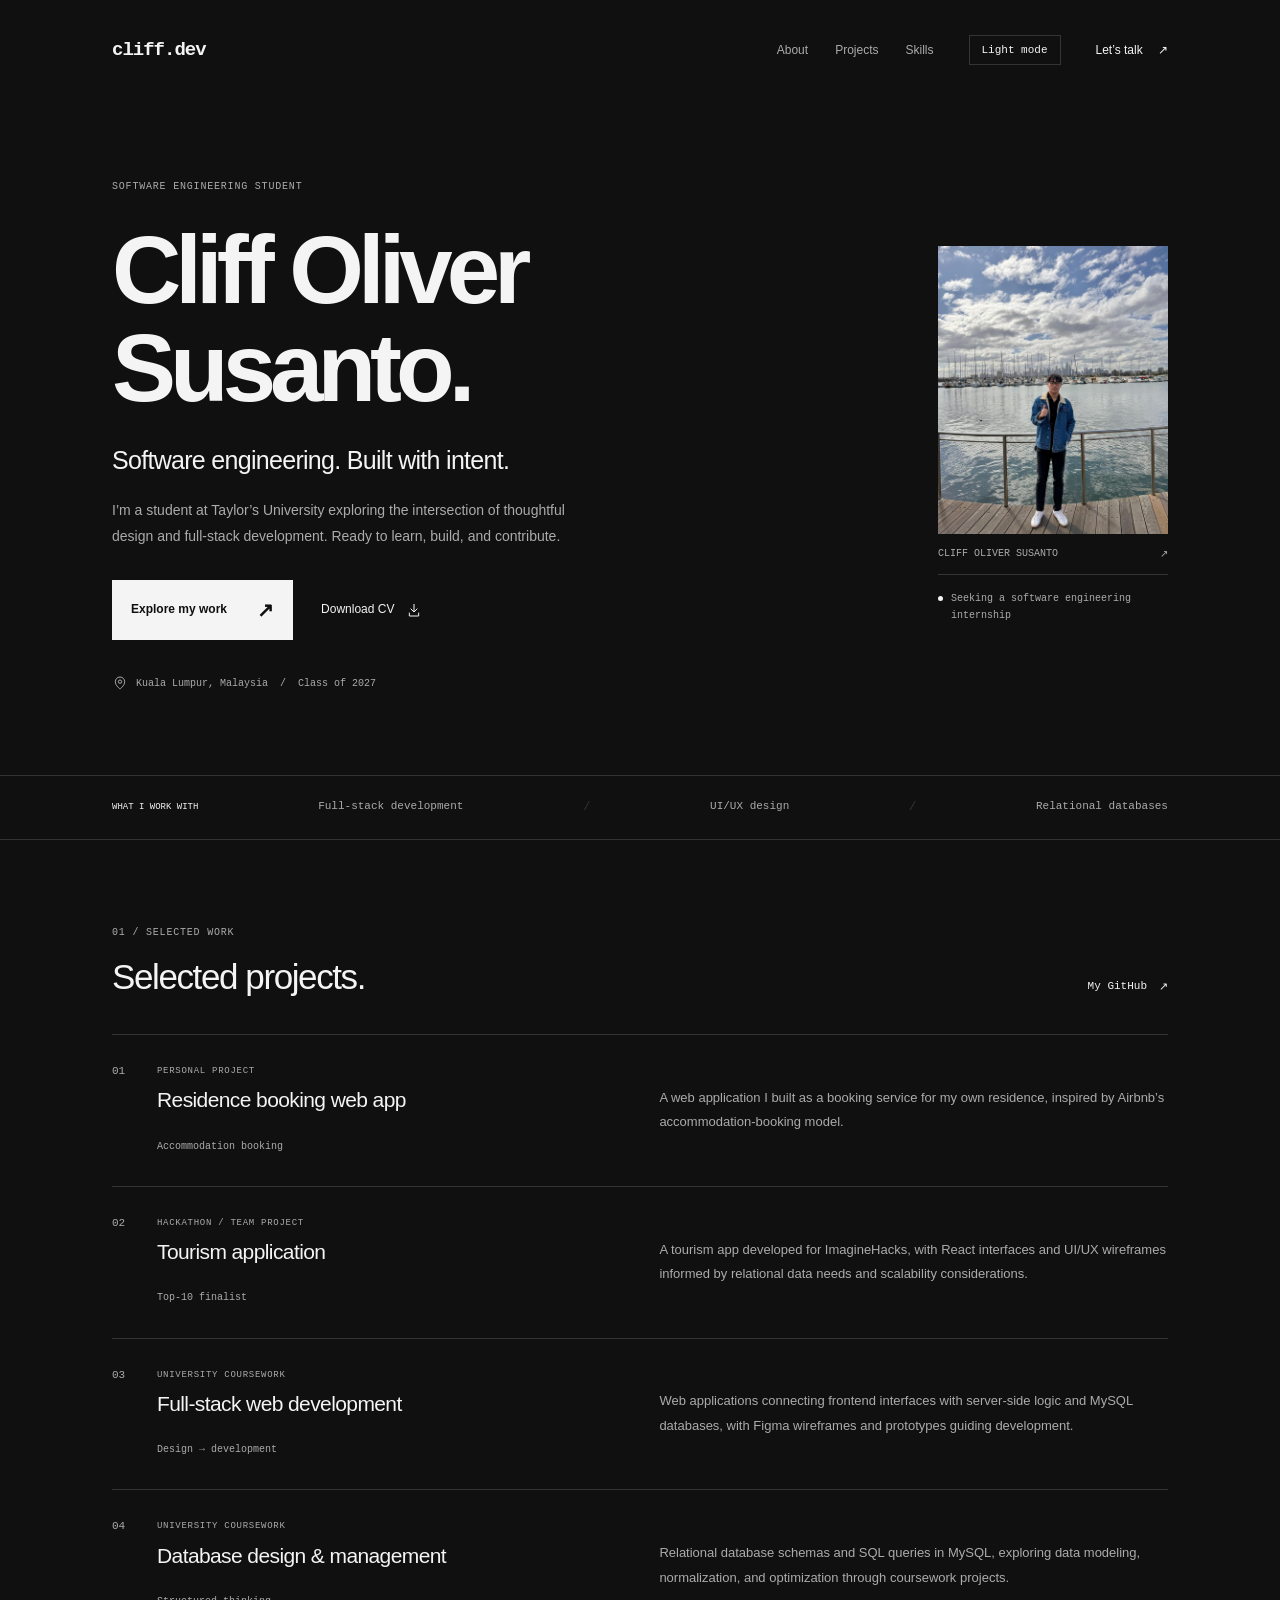
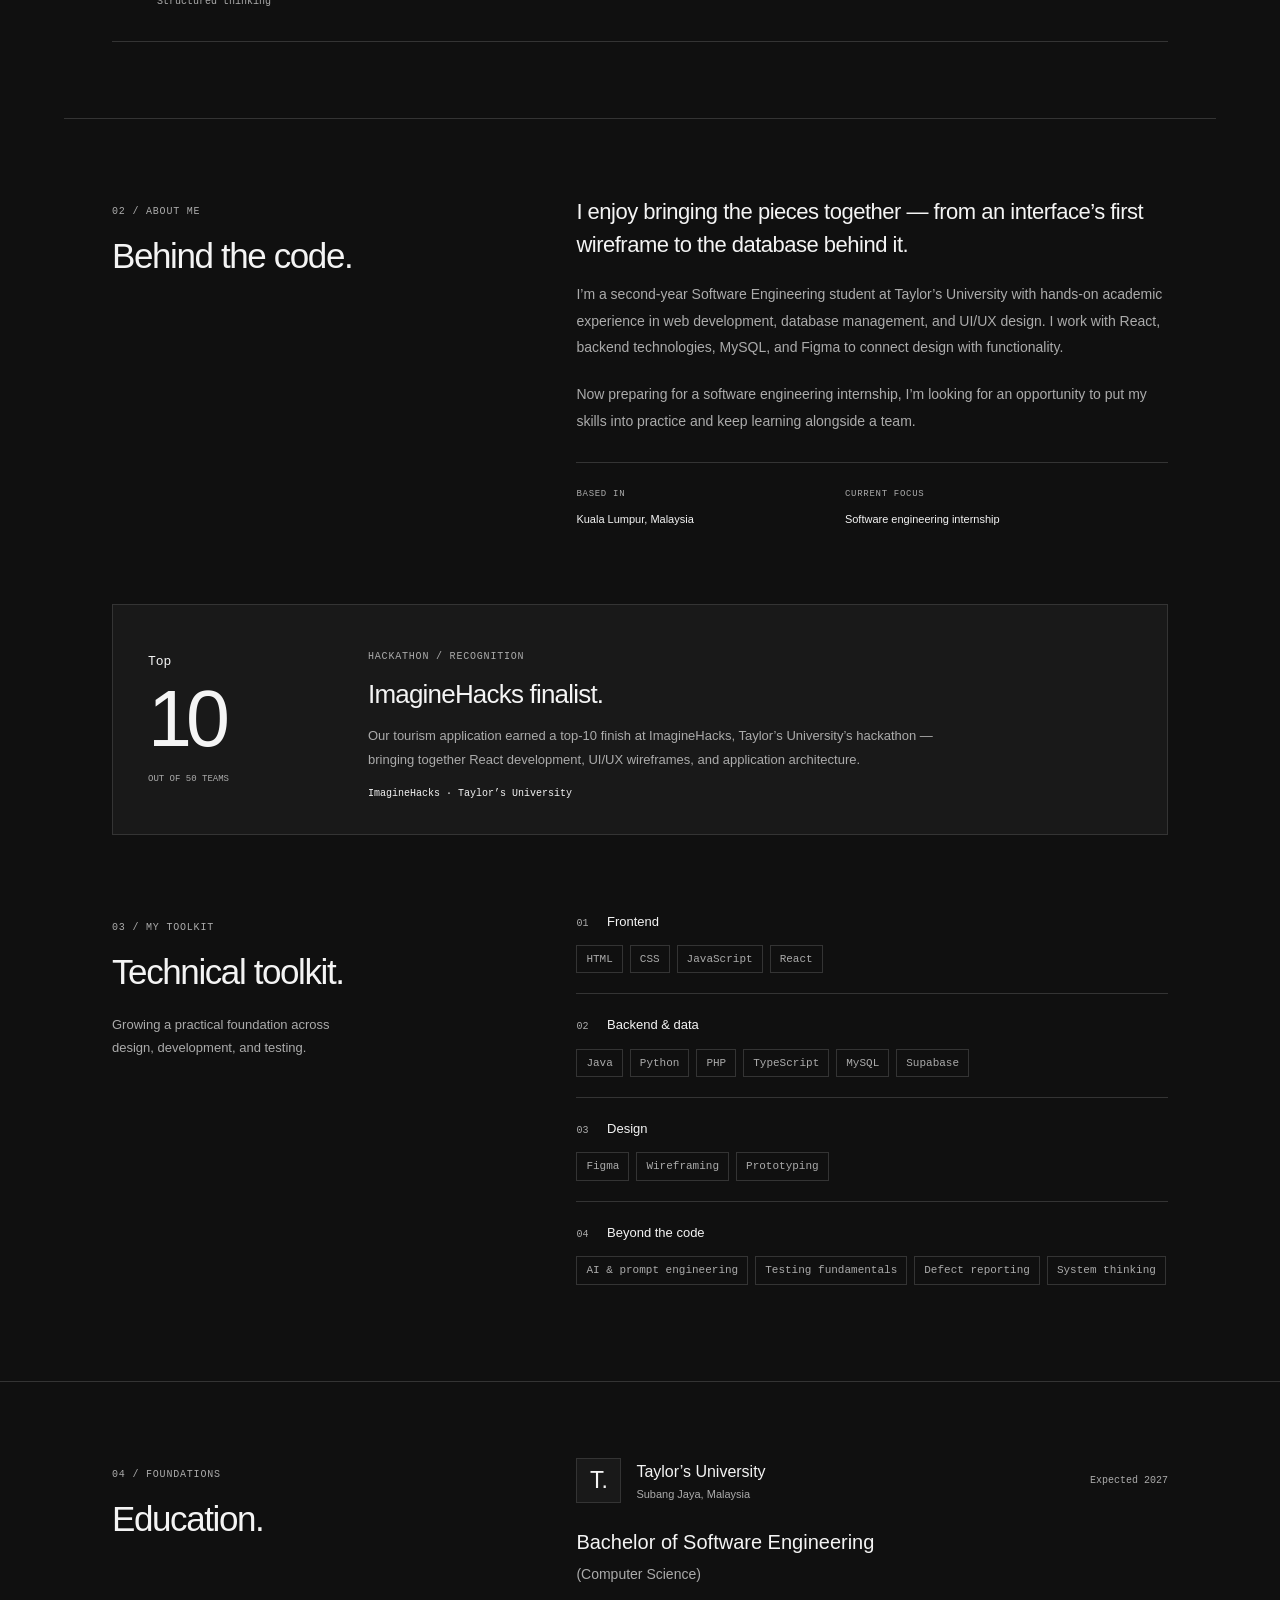
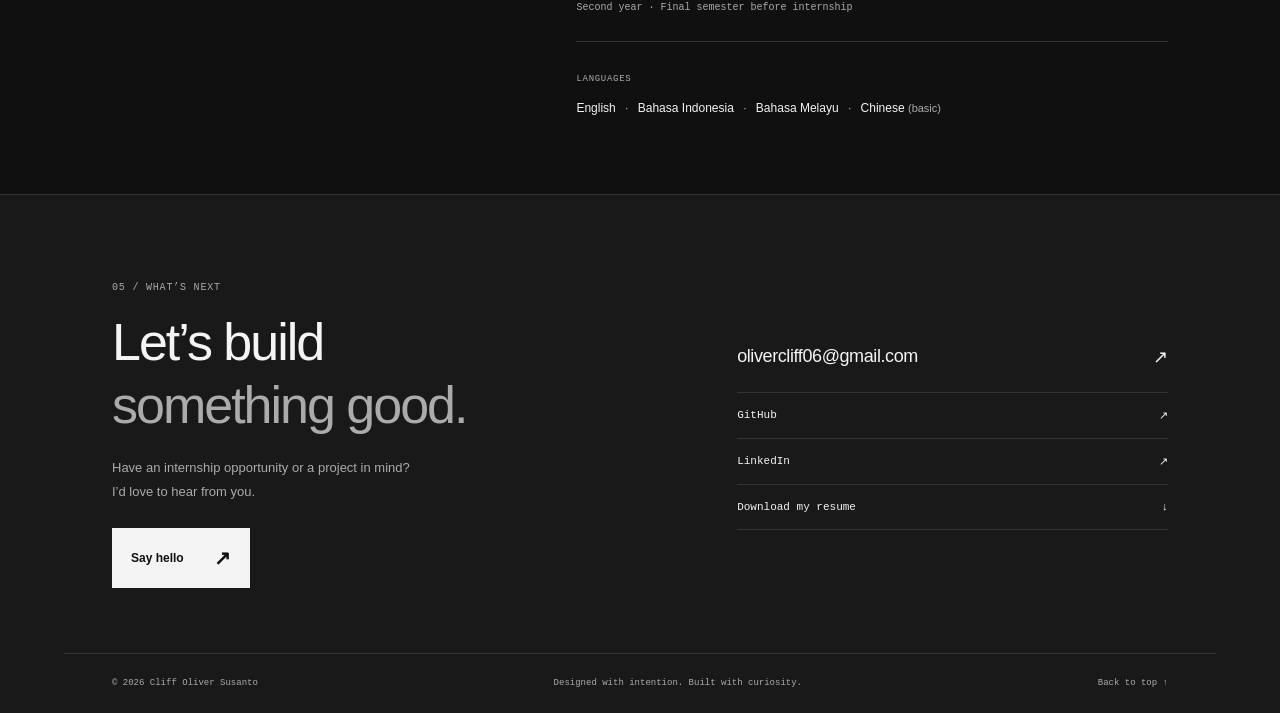
<file: index.html>
<!doctype html>
<html lang="en">
<head>
  <meta charset="utf-8">
  <meta name="viewport" content="width=device-width, initial-scale=1">
  <meta name="description" content="Cliff Oliver Susanto — Software Engineering student at Taylor’s University. Full-stack development, UI/UX design, and database projects.">
  <meta name="theme-color" content="#101010">
  <title>Cliff Oliver Susanto | Software Engineering Portfolio</title>
  <link rel="icon" href="assets/favicon.svg" type="image/svg+xml">
  <link rel="stylesheet" href="styles.css">
  <script src="script.js" defer></script>
</head>
<body>
  <a class="skip-link" href="#main">Skip to content</a>
  <header class="site-header wrap">
    <a class="wordmark" href="#" aria-label="Cliff Oliver home">cliff<span>.dev</span></a>
    <nav aria-label="Main navigation">
      <a href="#about">About</a><a href="#projects">Projects</a><a href="#skills">Skills</a>
    </nav>
    <button class="theme-toggle" type="button" aria-label="Switch to light mode" aria-pressed="false">Light mode</button>
    <a class="header-contact" href="#contact">Let’s talk <span aria-hidden="true">↗</span></a>
  </header>

  <main id="main">
    <section class="hero wrap" aria-labelledby="hero-title">
      <div class="hero-copy">
        <div class="eyebrow"><span class="tiny-line"></span> SOFTWARE ENGINEERING STUDENT</div>
        <h1 id="hero-title">Cliff Oliver<br><span>Susanto.</span></h1>
        <p class="hero-tagline">Software engineering. Built with intent.</p>
        <p class="hero-description">I’m a student at Taylor’s University exploring the intersection of thoughtful design and full-stack development. Ready to learn, build, and contribute.</p>
        <div class="hero-actions">
          <a class="button button-dark" href="#projects">Explore my work <span aria-hidden="true">↗</span></a>
          <a class="text-link" href="assets/cliff-oliver-resume.pdf" download>Download CV <svg aria-hidden="true" viewBox="0 0 24 24"><path d="M12 3v12m-5-5 5 5 5-5M5 16v5h14v-5"/></svg></a>
        </div>
        <div class="location"><svg aria-hidden="true" viewBox="0 0 24 24"><path d="M19 10c0 6-7 11-7 11S5 16 5 10a7 7 0 1 1 14 0Z"/><circle cx="12" cy="10" r="2.5"/></svg> Kuala Lumpur, Malaysia <span class="location-divider">/</span> <span>Class of 2027</span></div>
      </div>
      <div class="hero-visual">
        <div class="portrait-frame"><img src="assets/cliff-oliver.jpg" alt="Cliff Oliver Susanto standing by a marina" width="960" height="1280" fetchpriority="high"></div>
        <div class="portrait-label"><span>CLIFF OLIVER SUSANTO</span><span>↗</span></div>
        <div class="availability"><span class="status-dot"></span>Seeking a software engineering internship</div>
      </div>
    </section>

    <div class="focus-strip"><div class="wrap focus-inner"><span class="focus-label">WHAT I WORK WITH</span><span>Full-stack development</span><span class="strip-star" aria-hidden="true">✳</span><span>UI/UX design</span><span class="strip-star" aria-hidden="true">✳</span><span>Relational databases</span></div></div>

    <section class="section wrap" id="projects" aria-labelledby="projects-title">
      <div class="section-top"><div><span class="eyebrow">01 / SELECTED WORK</span><h2 id="projects-title">Selected projects.</h2></div><a class="text-link" href="https://github.com/olivercliff06" target="_blank" rel="noopener noreferrer">My GitHub <span aria-hidden="true">↗</span></a></div>
      <div class="project-grid">
        <article class="project"><div class="project-meta">PERSONAL PROJECT</div><h3>Residence booking web app</h3><p>A web application I built as a booking service for my own residence, inspired by Airbnb’s accommodation-booking model.</p><div class="project-foot"><span class="project-tag">Accommodation booking</span></div></article>
        <article class="project"><div class="project-meta">HACKATHON / TEAM PROJECT</div><h3>Tourism application</h3><p>A tourism app developed for ImagineHacks, with React interfaces and UI/UX wireframes informed by relational data needs and scalability considerations.</p><div class="project-foot"><span class="project-tag">Top-10 finalist</span></div></article>
        <article class="project"><div class="project-meta">UNIVERSITY COURSEWORK</div><h3>Full-stack web development</h3><p>Web applications connecting frontend interfaces with server-side logic and MySQL databases, with Figma wireframes and prototypes guiding development.</p><div class="project-foot"><span class="project-tag">Design → development</span></div></article>
        <article class="project"><div class="project-meta">UNIVERSITY COURSEWORK</div><h3>Database design & management</h3><p>Relational database schemas and SQL queries in MySQL, exploring data modeling, normalization, and optimization through coursework projects.</p><div class="project-foot"><span class="project-tag">Structured thinking</span></div></article>
      </div>
    </section>

    <section class="section wrap about-grid" id="about" aria-labelledby="about-title">
      <div class="section-heading"><span class="eyebrow">02 / ABOUT ME</span><h2 id="about-title">Behind the code.</h2></div>
      <div class="about-copy"><p class="large-copy">I enjoy bringing the pieces together — from an interface’s first wireframe to the database behind it.</p><p>I’m a second-year Software Engineering student at Taylor’s University with hands-on academic experience in web development, database management, and UI/UX design. I work with React, backend technologies, MySQL, and Figma to connect design with functionality.</p><p>Now preparing for a software engineering internship, I’m looking for an opportunity to put my skills into practice and keep learning alongside a team.</p>
        <div class="about-details"><div><span class="detail-label">BASED IN</span><span>Kuala Lumpur, Malaysia</span></div><div><span class="detail-label">CURRENT FOCUS</span><span>Software engineering internship</span></div></div>
      </div>
    </section>

    <section class="achievement wrap" aria-labelledby="achievement-title">
      <div class="award-number">Top <span>10</span><small>OUT OF 50 TEAMS</small></div>
      <div class="award-copy"><span class="eyebrow">HACKATHON / RECOGNITION</span><h2 id="achievement-title">ImagineHacks finalist.</h2><p>Our tourism application earned a top-10 finish at ImagineHacks, Taylor’s University’s hackathon — bringing together React development, UI/UX wireframes, and application architecture.</p><span class="award-label">ImagineHacks · Taylor’s University</span></div>
      <svg class="award-star" viewBox="0 0 100 100" aria-hidden="true"><path d="m50 0 8 31 27-16-16 27 31 8-31 8 16 27-27-16-8 31-8-31-27 16 16-27L0 50l31-8-16-27 27 16Z"/></svg>
    </section>



    <section class="skills-section" id="skills" aria-labelledby="skills-title"><div class="wrap skills-layout">
      <div class="section-heading"><span class="eyebrow">03 / MY TOOLKIT</span><h2 id="skills-title">Technical toolkit.</h2><p>Growing a practical foundation across design, development, and testing.</p></div>
      <div class="skills-list">
        <div class="skill-row"><h3><span>01</span> Frontend</h3><div class="tags"><span>HTML</span><span>CSS</span><span>JavaScript</span><span>React</span></div></div>
        <div class="skill-row"><h3><span>02</span> Backend & data</h3><div class="tags"><span>Java</span><span>Python</span><span>PHP</span><span>TypeScript</span><span>MySQL</span><span>Supabase</span></div></div>
        <div class="skill-row"><h3><span>03</span> Design</h3><div class="tags"><span>Figma</span><span>Wireframing</span><span>Prototyping</span></div></div>
        <div class="skill-row"><h3><span>04</span> Beyond the code</h3><div class="tags"><span>AI & prompt engineering</span><span>Testing fundamentals</span><span>Defect reporting</span><span>System thinking</span></div></div>
      </div>
    </div></section>

    <section class="section wrap education-layout" id="education" aria-labelledby="education-title"><div><span class="eyebrow">04 / FOUNDATIONS</span><h2 id="education-title">Education.</h2></div><div class="education-content"><div class="education-top"><span class="education-mark" aria-hidden="true">T.</span><div><h3>Taylor’s University</h3><p>Subang Jaya, Malaysia</p></div><span class="graduation">Expected 2027</span></div><h4>Bachelor of Software Engineering<br><span>(Computer Science)</span></h4><p class="education-status">Second year · Final semester before internship</p><div class="language-block"><span class="detail-label">LANGUAGES</span><p>English <span>·</span> Bahasa Indonesia <span>·</span> Bahasa Melayu <span>·</span> Chinese <small>(basic)</small></p></div></div></section>

    <section class="contact-section" id="contact" aria-labelledby="contact-title"><div class="wrap contact-layout"><div><span class="eyebrow">05 / WHAT’S NEXT</span><h2 id="contact-title">Let’s build<br><em>something good.</em></h2><p>Have an internship opportunity or a project in mind?<br>I’d love to hear from you.</p><a class="button button-cream" href="mailto:olivercliff06@gmail.com">Say hello <span aria-hidden="true">↗</span></a></div><div class="contact-links"><a class="email-link" href="mailto:olivercliff06@gmail.com">olivercliff06@gmail.com <span aria-hidden="true">↗</span></a><a href="https://github.com/olivercliff06" target="_blank" rel="noopener noreferrer"><span>GitHub</span><span aria-hidden="true">↗</span></a><a href="https://www.linkedin.com/in/cliff-oliver-susanto-8b822836a" target="_blank" rel="noopener noreferrer"><span>LinkedIn</span><span aria-hidden="true">↗</span></a><a href="assets/cliff-oliver-resume.pdf" download><span>Download my resume</span><span aria-hidden="true">↓</span></a></div></div><footer class="wrap site-footer"><span>© <span id="year">2026</span> Cliff Oliver Susanto</span><span>Designed with intention. Built with curiosity.</span><a href="#">Back to top ↑</a></footer></section>
  </main>
</body>
</html>
</file>
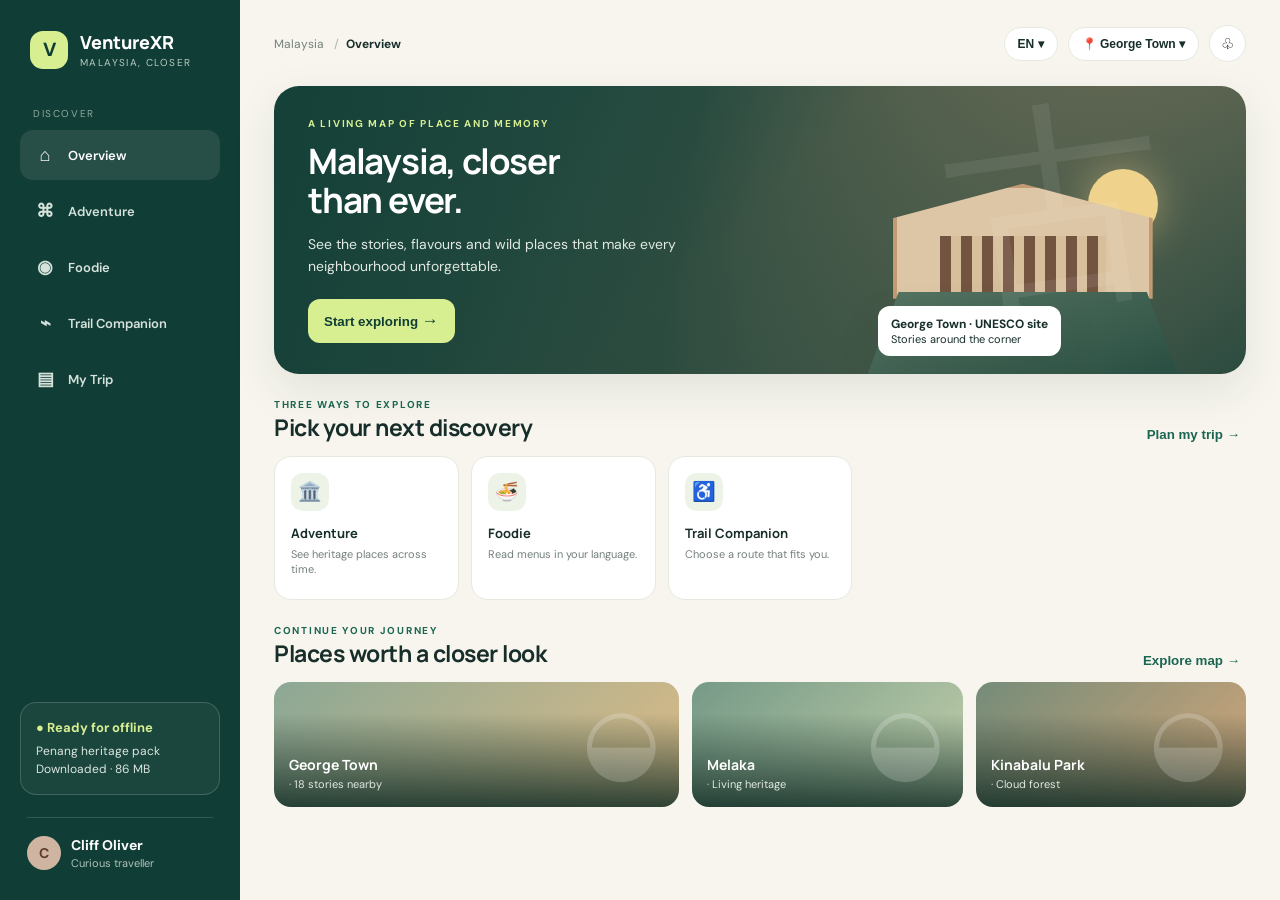
<file: venturexr/index.html>
<!doctype html>
<html lang="en">
<head>
<meta charset="utf-8"><meta name="viewport" content="width=device-width,initial-scale=1">
<meta name="theme-color" content="#103d35"><title>VentureXR | Malaysia, closer</title>
<style>
@import url('https://fonts.googleapis.com/css2?family=DM+Sans:wght@400;500;600;700&family=Manrope:wght@400;500;600;700;800&display=swap');
:root{--forest:#103d35;--green:#1b6652;--lime:#d7ef91;--cream:#f7f5ee;--ink:#172e2a;--muted:#74817c;--line:#e6e9e0;--white:#fff;--orange:#e7794f;--shadow:0 16px 45px #16382b18}
*{box-sizing:border-box}body{margin:0;background:#e9eee7;color:var(--ink);font:14px 'DM Sans',sans-serif}.shell{max-width:1430px;margin:auto;min-height:100vh;display:grid;grid-template-columns:240px 1fr;background:var(--cream);box-shadow:0 0 70px #102c2517}.side{background:var(--forest);color:#fff;padding:30px 20px;display:flex;flex-direction:column}.brand{display:flex;align-items:center;gap:12px;padding:0 10px 38px}.mark{width:38px;height:38px;border-radius:13px;background:var(--lime);color:var(--forest);display:grid;place-items:center;font-weight:800;font-size:19px}.brand strong{font:800 18px Manrope}.brand small{display:block;color:#b8ccc2;font-size:10px;letter-spacing:1.4px;text-transform:uppercase;margin-top:2px}.nav-label{font-size:10px;letter-spacing:1.6px;text-transform:uppercase;color:#90aaa0;padding:0 13px 10px}.nav{display:grid;gap:6px}.nav button{border:0;color:#d5e2dc;background:transparent;text-align:left;padding:13px 14px;border-radius:13px;font:600 13px 'DM Sans';cursor:pointer;display:flex;gap:12px;align-items:center}.nav button:hover,.nav button.active{background:#ffffff18;color:#fff}.nav .ico{font-size:18px;width:22px;text-align:center}.offline{margin-top:auto;border:1px solid #ffffff2b;background:#ffffff0c;border-radius:16px;padding:15px;color:#dbe6df;font-size:12px;line-height:1.55}.offline b{display:block;color:var(--lime);font-size:13px;margin-bottom:4px}.user{display:flex;align-items:center;gap:10px;margin:22px 7px 0;padding-top:18px;border-top:1px solid #ffffff24}.avatar{width:34px;height:34px;border-radius:50%;background:#cfb5a1;display:grid;place-items:center;color:#603b2f;font-weight:700}.user small{display:block;color:#afc2b9;font-size:11px;margin-top:2px}
main{min-width:0;padding:25px 34px 50px}.top{display:flex;align-items:center;justify-content:space-between;margin-bottom:24px}.crumb{color:var(--muted);font-size:12px}.crumb b{color:var(--ink)}.actions{display:flex;gap:10px;align-items:center}.pill{border:1px solid var(--line);background:#fff;border-radius:99px;padding:9px 13px;color:var(--ink);font-weight:600;font-size:12px}.iconbtn{border:1px solid var(--line);background:#fff;border-radius:50%;width:37px;height:37px;font-size:15px}.view{display:none;animation:in .25s ease}.view.active{display:block}@keyframes in{from{opacity:.2;transform:translateY(5px)}to{opacity:1;transform:none}}h1,h2,h3{font-family:Manrope;margin:0}h1{font-size:32px;letter-spacing:-1.2px}h2{font-size:23px;letter-spacing:-.5px}h3{font-size:16px}.sub{color:var(--muted);margin:7px 0 22px;line-height:1.55}.eyebrow{font-size:10px;letter-spacing:1.7px;text-transform:uppercase;color:var(--green);font-weight:700}.section-head{display:flex;justify-content:space-between;align-items:end;margin:24px 0 13px}.textbtn{border:0;background:none;color:var(--green);font-weight:700;cursor:pointer}.hero{min-height:285px;border-radius:25px;overflow:hidden;position:relative;color:#fff;padding:31px 34px;background:linear-gradient(100deg,#103d35f5 0%,#103d35d9 42%,#103d3540 100%),linear-gradient(135deg,#739481,#d1a17a 48%,#334f43);box-shadow:var(--shadow)}.hero:after{content:'古';position:absolute;right:8%;top:-25px;font:220px serif;color:#ffffff13;transform:rotate(-8deg)}.hero .eyebrow{color:var(--lime)}.hero h1{max-width:500px;margin:12px 0;font-size:35px;line-height:1.1}.hero p{color:#e1e9e2;max-width:430px;line-height:1.6}.button{border:0;border-radius:12px;background:var(--lime);color:var(--forest);font-weight:700;padding:12px 16px;cursor:pointer}.button.dark{background:var(--forest);color:white}.hero .button{margin-top:7px}.hero-art{position:absolute;right:6%;bottom:0;width:330px;height:235px;display:flex;align-items:end;justify-content:center}.roof{position:absolute;bottom:75px;width:260px;height:115px;background:#ddc6a5;border:4px solid #c29b72;border-bottom:0;clip-path:polygon(50% 0,100% 30%,100% 100%,0 100%,0 30%);filter:drop-shadow(0 12px 9px #112b2480)}.roof:after{content:'';position:absolute;inset:48px 43px 0;background:repeating-linear-gradient(90deg,#735441 0 11px,#d7bf9b 11px 21px)}.base{position:absolute;bottom:0;width:310px;height:82px;background:linear-gradient(160deg,#587563,#294f42);clip-path:polygon(10% 0,90% 0,100% 100%,0 100%)}.orb{position:absolute;right:30px;top:30px;width:70px;height:70px;border-radius:50%;background:#efd28b;box-shadow:0 0 40px #efd28b77}.tag{position:absolute;bottom:18px;left:20px;background:#fff;color:var(--ink);padding:10px 13px;border-radius:12px;font-size:11px;box-shadow:var(--shadow)}.tag b{display:block;font-size:12px}.cards{display:grid;grid-template-columns:repeat(5,minmax(0,1fr));gap:12px}.feature{background:#fff;border:1px solid var(--line);border-radius:17px;padding:16px;cursor:pointer;min-height:135px;transition:.2s}.feature:hover{transform:translateY(-3px);box-shadow:var(--shadow)}.feature .ficon{width:38px;height:38px;border-radius:12px;background:#edf4e7;display:grid;place-items:center;font-size:19px;margin-bottom:13px}.feature h3{font-size:13px}.feature p{font-size:11px;color:var(--muted);line-height:1.4;margin:5px 0}.destgrid{display:grid;grid-template-columns:1.5fr 1fr 1fr;gap:13px}.dest{height:125px;border-radius:17px;padding:15px;display:flex;align-items:end;color:#fff;overflow:hidden;position:relative;background:linear-gradient(0deg,#102c25d9,transparent 75%),linear-gradient(135deg,#8ca895,#ddbb86)}.dest:nth-child(2){background:linear-gradient(0deg,#102c25d9,transparent 75%),linear-gradient(135deg,#769a87,#c3d0ab)}.dest:nth-child(3){background:linear-gradient(0deg,#102c25d9,transparent 75%),linear-gradient(135deg,#758c79,#d4a679)}.dest:before{content:'◒';position:absolute;right:18px;top:0;font-size:90px;color:#ffffff32}.dest b{display:block;font:700 14px Manrope}.dest span{font-size:11px;color:#e1e9e2}
.feature-head{display:flex;justify-content:space-between;align-items:start;margin-bottom:17px}.badge{background:#e7f0df;color:#32684c;padding:7px 10px;border-radius:99px;font-size:11px;font-weight:700}.layout{display:grid;grid-template-columns:1.5fr .9fr;gap:16px}.panel{background:#fff;border:1px solid var(--line);border-radius:19px;overflow:hidden}.panelpad{padding:19px}.scene{height:340px;position:relative;background:linear-gradient(#d4ded2,#93a88e 49%,#4e6c58);overflow:hidden}.scene .mount{position:absolute;bottom:0;left:0;width:100%;height:58%;background:linear-gradient(145deg,#7a8e71,#355b47);clip-path:polygon(0 60%,18% 17%,31% 54%,56% 0,84% 51%,100% 18%,100% 100%,0 100%)}.scene .temple{position:absolute;bottom:38px;left:48%;width:205px;height:130px;background:#c5a17a;clip-path:polygon(50% 0,100% 25%,90% 25%,90% 100%,10% 100%,10% 25%,0 25%);filter:drop-shadow(0 8px 8px #203b2b66)}.scene .temple:after{content:'';position:absolute;left:48%;top:47px;width:20px;height:83px;background:#604d3b}.scan{position:absolute;inset:18px;border:1px solid #fff8;border-radius:12px}.scan:before,.scan:after{content:'';position:absolute;width:22px;height:22px;border-color:var(--lime);border-style:solid}.scan:before{top:-1px;left:-1px;border-width:2px 0 0 2px}.scan:after{right:-1px;bottom:-1px;border-width:0 2px 2px 0}.overlay{position:absolute;left:17px;bottom:16px;right:17px;background:#103d35e8;color:white;border-radius:14px;padding:14px 16px;display:flex;justify-content:space-between;align-items:center}.overlay small{color:#cbd9d0;display:block;margin-top:4px}.chips{display:flex;gap:7px;flex-wrap:wrap;margin-top:12px}.chip{background:#f1f4ee;border:1px solid #e4e9df;border-radius:99px;padding:7px 11px;font-size:11px;color:#53645b}.chip.selected{background:#e2f1c6;border-color:#c5dfa0;color:#234c39;font-weight:700}.feature-list{display:grid;gap:11px;margin-top:15px}.listrow{display:flex;gap:11px;align-items:start;padding:11px 0;border-top:1px solid var(--line)}.listrow .mini{width:31px;height:31px;background:#edf4e7;border-radius:10px;display:grid;place-items:center}.listrow b{font-size:12px}.listrow small{display:block;color:var(--muted);font-size:11px;margin-top:4px;line-height:1.45}.map{height:385px;position:relative;overflow:hidden;background-color:#e6eadf;background-image:linear-gradient(30deg,transparent 46%,#fff 47%,#fff 50%,transparent 51%),linear-gradient(120deg,transparent 42%,#fff 43%,#fff 46%,transparent 47%),linear-gradient(0deg,transparent 78%,#d4deca 79%,#d4deca 84%,transparent 85%);background-size:150px 130px,190px 160px,100% 135px}.water{position:absolute;left:0;bottom:-30px;width:36%;height:52%;background:#c6e0d8;clip-path:polygon(0 10%,100% 0,75% 100%,0 100%)}.routepath{position:absolute;left:29%;top:33%;width:49%;height:44%;border-left:4px dashed #247559;border-bottom:4px dashed #247559;border-radius:0 0 0 45%;transform:rotate(-8deg)}.pin{position:absolute;background:var(--forest);color:white;padding:7px 10px;border-radius:10px;font-size:10px;box-shadow:var(--shadow)}.pin.a{left:22%;top:24%}.pin.b{right:12%;bottom:16%;background:var(--orange)}.maplegend{position:absolute;top:15px;left:15px;background:white;padding:10px;border-radius:10px;font-size:10px;box-shadow:var(--shadow)}.routecards{display:grid;gap:10px}.routeitem{border:1px solid var(--line);border-radius:14px;padding:13px;display:grid;grid-template-columns:1fr auto;gap:8px}.routeitem.active{border-color:#84a87e;background:#f8fbf4}.routeitem p{font-size:11px;color:var(--muted);margin:5px 0 0}.routeitem b{font-size:12px}.time{color:var(--green);font-weight:700;font-size:11px}.toggle{display:flex;justify-content:space-between;align-items:center;font-size:12px;padding:12px 0;border-top:1px solid var(--line)}.switch{width:34px;height:19px;border-radius:99px;background:#c8d1c8;position:relative;cursor:pointer}.switch:after{content:'';position:absolute;top:3px;left:3px;width:13px;height:13px;background:white;border-radius:50%;transition:.2s}.switch.on{background:#31755b}.switch.on:after{left:18px}.taste{height:385px;background:linear-gradient(160deg,#ddcbb1,#ad6a48);position:relative;display:grid;place-items:center;overflow:hidden}.menu-paper{background:#fff9ed;width:65%;height:78%;transform:rotate(-3deg);box-shadow:0 10px 25px #44301f55;padding:21px;color:#614532}.menu-paper h3{font-family:Georgia;font-size:19px;text-align:center;border-bottom:1px solid #b99672;padding-bottom:10px}.dish{padding:11px 0;border-bottom:1px dashed #c3a98d;font-family:Georgia;font-size:13px}.dish span{display:block;font-family:'DM Sans';font-size:10px;color:#947b64;margin-top:4px}.dish strong{float:right;color:#426447;font-family:'DM Sans';font-size:11px}.taste .camera-ui{position:absolute;inset:15px;border:1px solid #fff9;border-radius:12px;pointer-events:none}.taste .float{position:absolute;top:22px;left:22px;background:#103d35e8;color:white;border-radius:9px;padding:8px 10px;font-size:10px}.diet{background:#f7faf3;border:1px solid var(--line);border-radius:14px;padding:13px;margin-top:14px}.diet h3{font-size:13px;margin-bottom:8px}.diet small{font-size:10px;color:var(--muted)}.diet .chips{margin-top:8px}.nature-scene{height:355px;background:linear-gradient(#bfd4c5,#759782 53%,#416a52);position:relative;overflow:hidden}.leaf{position:absolute;width:180px;height:230px;border-radius:100% 0 100% 0;background:linear-gradient(130deg,#8db179,#31583c);transform:rotate(39deg);left:30%;top:17%;box-shadow:inset -15px -5px 20px #163b2555}.leaf:after{content:'';position:absolute;width:3px;height:210px;background:#d3d39a;left:50%;top:5px;transform:rotate(-23deg)}.bird{position:absolute;right:26%;top:26%;font-size:62px;filter:drop-shadow(0 7px 8px #18302277)}.nature-hud{position:absolute;left:16px;right:16px;bottom:15px;background:#103d35e8;color:#fff;padding:14px;border-radius:14px}.nature-hud b{font:700 15px Manrope}.nature-hud small{display:block;color:#d1ddd5;margin-top:5px}.score{float:right;color:var(--lime);font-weight:700}.storygrid{display:grid;grid-template-columns:1fr 1fr;gap:14px}.story{min-height:180px;padding:20px;border-radius:18px;position:relative;overflow:hidden;color:white;background:linear-gradient(130deg,#335344,#a77c55)}.story:nth-child(2){background:linear-gradient(130deg,#b48265,#583e34)}.story:nth-child(3){background:linear-gradient(130deg,#667b70,#293f3c)}.story:nth-child(4){background:linear-gradient(130deg,#ae995c,#65734b)}.story:after{content:'◌';font-size:140px;position:absolute;right:9px;bottom:-37px;color:#ffffff28}.story h3{max-width:230px;font-size:16px}.story p{color:#ebeee7;font-size:11px;line-height:1.5;max-width:250px}.story .storymeta{position:absolute;bottom:15px;font-size:10px;color:#e7e5d9}.story button{position:absolute;bottom:13px;right:13px;border:0;border-radius:50%;width:34px;height:34px;background:var(--lime);color:var(--forest);cursor:pointer}.toast{position:fixed;bottom:22px;left:50%;transform:translate(-50%,15px);opacity:0;pointer-events:none;background:#173f35;color:white;padding:12px 17px;border-radius:12px;box-shadow:var(--shadow);transition:.2s;z-index:10;font-size:12px}.toast.show{opacity:1;transform:translate(-50%,0)}
@media(max-width:1050px){.shell{grid-template-columns:205px 1fr}.cards{grid-template-columns:repeat(3,1fr)}.hero-art{right:-5%}.destgrid{grid-template-columns:1fr 1fr 1fr}}@media(max-width:760px){body{background:var(--cream)}.shell{display:block}.side{display:none}main{padding:19px 16px 88px}.top{margin-bottom:18px}.hero{padding:24px;min-height:330px}.hero h1{font-size:30px;max-width:310px}.hero p{max-width:300px}.hero-art{right:-37px;transform:scale(.7);transform-origin:bottom right;opacity:.85}.cards{grid-template-columns:1fr 1fr}.destgrid{grid-template-columns:1fr}.dest{height:100px}.layout{grid-template-columns:1fr}.map{height:285px}.scene,.taste,.nature-scene{height:310px}.storygrid{grid-template-columns:1fr}.mobilebar{display:flex!important}.feature-head{gap:10px}.feature-head h1{font-size:27px}.pill.optional{display:none}}.mobilebar{display:none;position:fixed;bottom:0;left:0;right:0;z-index:5;background:#fffffff2;border-top:1px solid var(--line);padding:9px 4px calc(9px + env(safe-area-inset-bottom));justify-content:space-around;backdrop-filter:blur(12px)}.mobilebar button{background:none;border:0;color:#61716a;font-size:9px;display:grid;justify-items:center;gap:3px;cursor:pointer}.mobilebar button span{font-size:18px}.mobilebar button.active{color:var(--green);font-weight:700}
</style></head>
<body><div class="shell">
<aside class="side"><div class="brand"><div class="mark">V</div><div><strong>VentureXR</strong><small>Malaysia, closer</small></div></div><div class="nav-label">Discover</div><nav class="nav" id="sidenav">
<button class="active" data-view="home"><span class="ico">⌂</span> Overview</button><button data-view="heritage"><span class="ico">⌘</span> Adventure</button><button data-view="taste"><span class="ico">◉</span> Foodie</button><button data-view="trails"><span class="ico">⌁</span> Trail Companion</button><button data-view="trip"><span class="ico">▤</span> My Trip</button></nav><div class="offline"><b>● Ready for offline</b>Penang heritage pack<br>Downloaded · 86 MB</div><div class="user"><div class="avatar">C</div><div><b>Cliff Oliver</b><small>Curious traveller</small></div></div></aside>
<main><div class="top"><div class="crumb">Malaysia <span style="padding:0 7px;color:#aab2ad">/</span><b id="crumb">Overview</b></div><div class="actions"><button class="pill optional" onclick="toast('Language set to Bahasa Melayu')">EN ▾</button><button class="pill" onclick="toast('You are viewing George Town, Penang')">📍 George Town ▾</button><button class="iconbtn" aria-label="Notifications" onclick="toast('You are all caught up')">♧</button></div></div>
<section class="view active" id="home"><div class="hero"><div class="eyebrow">A living map of place and memory</div><h1>Malaysia, closer<br>than ever.</h1><p>See the stories, flavours and wild places that make every neighbourhood unforgettable.</p><button class="button" onclick="openView('heritage')">Start exploring <span style="font-size:17px">→</span></button><div class="hero-art"><div class="orb"></div><div class="roof"></div><div class="base"></div><div class="tag"><b>George Town · UNESCO site</b>Stories around the corner</div></div></div>
<div class="section-head"><div><div class="eyebrow">Three ways to explore</div><h2>Pick your next discovery</h2></div><button class="textbtn" onclick="openView('trip')">Plan my trip →</button></div><div class="cards"><article class="feature" onclick="openView('heritage')"><div class="ficon">🏛️</div><h3>Adventure</h3><p>See heritage places across time.</p></article><article class="feature" onclick="openView('taste')"><div class="ficon">🍜</div><h3>Foodie</h3><p>Read menus in your language.</p></article><article class="feature" onclick="openView('trails')"><div class="ficon">♿</div><h3>Trail Companion</h3><p>Choose a route that fits you.</p></article></div>
<div class="section-head"><div><div class="eyebrow">Continue your journey</div><h2>Places worth a closer look</h2></div><button class="textbtn" onclick="openView('trails')">Explore map →</button></div><div class="destgrid"><div class="dest"><div><b>George Town</b><span> · 18 stories nearby</span></div></div><div class="dest"><div><b>Melaka</b><span> · Living heritage</span></div></div><div class="dest"><div><b>Kinabalu Park</b><span> · Cloud forest</span></div></div></div>
</section>
<section class="view" id="heritage"><div class="feature-head"><div><div class="eyebrow">01 · Place based heritage</div><h1>Adventure</h1><p class="sub">Let the street reveal its earlier chapters. Point your camera at a place marker to align an archival scene.</p></div><span class="badge">✦ 3 stories nearby</span></div><div class="layout"><div class="panel"><div class="scene"><div class="mount"></div><div class="temple"></div><div class="scan"></div><div class="overlay"><div><b>Fort Cornwallis · 1810</b><small>AR reconstruction preview · Tap to align</small></div><button class="button" onclick="toast('Camera preview ready: align the fort marker')">Open AR ↗</button></div></div><div class="panelpad"><div class="eyebrow">Choose an era</div><div class="chips"><button class="chip selected" onclick="selectChip(this)">1810 · Early fort</button><button class="chip" onclick="selectChip(this)">1900 · Port city</button><button class="chip" onclick="selectChip(this)">Today</button></div></div></div><div class="panel panelpad"><div class="eyebrow">At this location</div><h3 style="margin-top:7px">Stories anchored in place</h3><div class="feature-list"><div class="listrow"><div class="mini">📍</div><div><b>Stand near the cannon lawn</b><small>Align using a geospatial anchor where available, or use a printed marker.</small></div></div><div class="listrow"><div class="mini">◴</div><div><b>Compare then and now</b><small>Drag the slider to reveal the historical reconstruction.</small></div></div><div class="listrow"><div class="mini">🔊</div><div><b>Listen in your language</b><small>English, Bahasa Melayu, Mandarin and Tamil audio.</small></div></div></div><button class="button dark" style="width:100%;margin-top:15px" onclick="toast('Saved Fort Cornwallis story to your trip')">＋ Save to my trip</button></div></div></section>
<section class="view" id="taste"><div class="feature-head"><div><div class="eyebrow">02 · Multilingual food discovery</div><h1>Foodie</h1><p class="sub">Translate a menu, learn what’s in a dish, and set dietary preferences before you order.</p></div><span class="badge">On device · Private</span></div><div class="layout"><div class="panel"><div class="taste"><div class="menu-paper"><h3>Restoran Nyonya</h3><div class="dish">Laksa lemak <strong>RM 18</strong><span>Rich coconut curry noodles · contains shrimp</span></div><div class="dish">Pongteh chicken <strong>RM 22</strong><span>Chicken braised with fermented soy and potato</span></div><div class="dish">Cendol <strong>RM 8</strong><span>Shaved ice, pandan jelly, coconut milk</span></div></div><div class="camera-ui"></div><div class="float">EN ← menu detected</div></div><div class="panelpad"><button class="button dark" onclick="toast('Camera translation started · text stays on device')">◉ Scan menu</button> <button class="chip" onclick="toast('Showing saved translated menu')">View saved scan</button></div></div><div class="panel panelpad"><div class="eyebrow">Personal food card</div><h3 style="margin-top:7px">Laksa lemak</h3><p style="font-size:12px;color:var(--muted);line-height:1.6">A fragrant coconut curry noodle soup. Recipes vary between stalls; this sample contains shrimp paste and coconut.</p><div class="diet"><h3>Dietary preferences</h3><small>Use as a conversation aid. Confirm ingredients with the vendor.</small><div class="chips"><button class="chip selected" onclick="selectChip(this)">🌱 Vegetarian</button><button class="chip" onclick="selectChip(this)">🥜 Nut alert</button><button class="chip" onclick="selectChip(this)">☪ Halal info</button></div></div><div class="feature-list"><div class="listrow"><div class="mini">🌐</div><div><b>Malay · English · 中文 · தமிழ்</b><small>Translation is a guide; culturally specific terms may need review.</small></div></div></div></div></div></section>
<section class="view" id="trails"><div class="feature-head"><div><div class="eyebrow">03 · Inclusive, safer navigation</div><h1>Trail Companion</h1><p class="sub">Pick a walk by surface, shade, distance or step free access, with turn prompts that keep the screen simple.</p></div><span class="badge">◉ GPS ready</span></div><div class="layout"><div class="panel"><div class="map"><div class="water"></div><div class="routepath"></div><div class="pin a">START · Armenian St</div><div class="pin b">Chew Jetty</div><div class="maplegend">🟩 Step free segments · ▧ Shade</div></div><div class="panelpad"><b style="font-size:12px">Armenian Street to Chew Jetty</b><p style="font-size:11px;color:var(--muted);margin:5px 0 0">Use the map while stationary. Follow voice prompts as you walk.</p></div></div><div class="panel panelpad"><div class="eyebrow">Route preferences</div><h3 style="margin:7px 0 12px">Make it yours</h3><div class="toggle">Step free where verified <span class="switch on" onclick="toggleSwitch(this)"></span></div><div class="toggle">More shade <span class="switch" onclick="toggleSwitch(this)"></span></div><div class="toggle">Avoid busy roads <span class="switch on" onclick="toggleSwitch(this)"></span></div><div class="routecards" style="margin-top:12px"><div class="routeitem active"><div><b>Easy & shaded</b><p>Mostly flat · 2 crossings · 4 stops</p></div><span class="time">22 min</span></div><div class="routeitem"><div><b>Shortest</b><p>Mixed paving · 1 steep kerb</p></div><span class="time">16 min</span></div></div><button class="button dark" style="width:100%;margin-top:14px" onclick="toast('Route started · voice guidance on')">Start guided walk →</button></div></div></section>




<section class="view" id="trip"><div class="feature-head"><div><div class="eyebrow">Your saved places and route</div><h1>My Trip</h1><p class="sub">Keep a simple itinerary for your day. Saved places stay available in your downloaded destination pack.</p></div><span class="badge">Penang · 1 day</span></div><div class="layout"><div class="panel panelpad"><div class="eyebrow">Today's plan</div><h3 style="margin:7px 0 14px">A walk through old George Town</h3><div class="routecards"><div class="routeitem active"><div><b>1 · Fort Cornwallis</b><p>Adventure · 20 min visit</p></div><span class="time">09:00</span></div><div class="routeitem"><div><b>2 · Armenian Street</b><p>Heritage lane · 25 min walk</p></div><span class="time">10:00</span></div><div class="routeitem"><div><b>3 · Nyonya lunch</b><p>Foodie · menu translation available</p></div><span class="time">12:00</span></div><div class="routeitem"><div><b>4 · Chew Jetty</b><p>Trail Companion · step-free route option</p></div><span class="time">14:00</span></div></div><button class="button dark" style="width:100%;margin-top:14px" onclick="toast('Your day plan is saved on this device')">✓ Save day plan</button></div><div class="panel panelpad"><div class="eyebrow">Before you go</div><h3 style="margin:7px 0 12px">Trip checklist</h3><div class="feature-list"><div class="listrow"><div class="mini">⬇</div><div><b>Offline pack ready</b><small>Penang heritage pack · 86 MB</small></div></div><div class="listrow"><div class="mini">♿</div><div><b>Route access notes</b><small>Route details may be incomplete; check site conditions.</small></div></div><div class="listrow"><div class="mini">🌐</div><div><b>Language</b><small>English · change from the top menu</small></div></div></div><button class="button" style="margin-top:12px" onclick="openView('trails')">Edit walking route →</button></div></div></section>
<nav class="mobilebar" id="mobilebar"><button class="active" data-view="home"><span>⌂</span>Explore</button><button data-view="heritage"><span>⌘</span>Adventure</button><button data-view="taste"><span>◉</span>Taste</button><button data-view="trails"><span>⌁</span>Routes</button><button data-view="trip"><span>▤</span>My Trip</button></nav>
</main></div><div class="toast" id="toast" role="status" aria-live="polite"></div>
<script>
const titles={home:'Overview',heritage:'Adventure',taste:'Foodie',trails:'Trail Companion',trip:'My Trip'};
function openView(id){document.querySelectorAll('.view').forEach(v=>v.classList.toggle('active',v.id===id));document.querySelectorAll('[data-view]').forEach(b=>b.classList.toggle('active',b.dataset.view===id));document.getElementById('crumb').textContent=titles[id];window.scrollTo({top:0,behavior:'smooth'})}
document.querySelectorAll('[data-view]').forEach(b=>b.addEventListener('click',()=>openView(b.dataset.view)));
function toast(msg){const t=document.getElementById('toast');t.textContent=msg;t.classList.add('show');clearTimeout(window._toast);window._toast=setTimeout(()=>t.classList.remove('show'),2400)}
function selectChip(el){el.parentElement.querySelectorAll('.chip').forEach(c=>c.classList.remove('selected'));el.classList.add('selected')}
function toggleSwitch(el){el.classList.toggle('on');toast(el.classList.contains('on')?'Preference enabled':'Preference disabled')}
</script></body></html>
</file>
<file: styles.css>
:root{color-scheme:dark;--paper:#101010;--ink:#f4f4f4;--muted:#ababab;--line:#343434;--soft:#191919;--sans:Arial,Helvetica,sans-serif;--mono:Consolas,'Courier New',monospace}body.light{color-scheme:light;--paper:#fafafa;--ink:#141414;--muted:#606060;--line:#d7d7d7;--soft:#f0f0f0}*{box-sizing:border-box}html{scroll-behavior:smooth;scroll-padding-top:35px}body{margin:0;background:var(--paper);color:var(--ink);font:16px/1.7 var(--sans)}a{color:inherit;text-decoration:none}a:hover{text-decoration:underline;text-underline-offset:5px}a:focus-visible,button:focus-visible{outline:2px solid var(--ink);outline-offset:5px}button{font:inherit;color:inherit}.wrap{max-width:1152px;padding:0 48px;margin:auto}.preview-banner{padding:8px 18px;text-align:center;border-bottom:1px solid var(--line);color:var(--muted);font:10px/1.5 var(--mono);letter-spacing:.06em}.preview-dot{display:none}.preview-divider{padding:0 9px}.site-header{height:100px;display:flex;align-items:center;gap:35px}.wordmark{font:600 19px var(--mono);letter-spacing:-1px;margin-right:auto}nav{display:flex;gap:27px;font-size:12px;color:var(--muted)}nav a:hover,nav a[aria-current]{color:var(--ink)}.header-contact{font-size:12px}.header-contact>span{margin-left:12px}.theme-toggle{background:none;border:1px solid var(--line);padding:8px 12px;font:11px var(--mono);cursor:pointer}.theme-toggle:hover{background:var(--soft)}h1,h2,h3,h4,p{margin:0}.hero{padding-top:78px;padding-bottom:83px;display:grid;grid-template-columns:1fr 230px;align-items:center;gap:65px}.eyebrow,.detail-label,.project-meta{font:10px/1.7 var(--mono);letter-spacing:.08em;color:var(--muted)}.tiny-line{display:none}h1{font-size:clamp(65px,7.7vw,96px);font-weight:600;letter-spacing:-6px;line-height:1.02;margin:26px 0}.hero-tagline{font-size:25px;font-weight:400;letter-spacing:-.7px;line-height:1.4}.hero-tagline br{display:none}.hero-description{font-size:14px;line-height:1.85;max-width:470px;margin-top:20px;color:var(--muted)}.hero-actions{display:flex;gap:28px;align-items:center;margin-top:30px}.button{display:inline-flex;align-items:center;justify-content:space-between;gap:30px;font-size:12px;font-weight:600;padding:12px 18px;min-height:46px;border:1px solid var(--ink);background:var(--ink);color:var(--paper)}.button:hover{text-decoration:none;opacity:.85}.button>span{font-size:20px}.text-link{display:inline-flex;align-items:center;gap:12px;font-size:12px}.text-link svg,.location svg{width:16px;height:16px;fill:none;stroke:currentColor;stroke-width:1.5}.location{display:flex;gap:8px;align-items:center;font:10px/1.7 var(--mono);color:var(--muted);margin-top:35px}.location-divider{padding:0 4px}.hero-visual{align-self:center}.portrait-frame{width:100%;padding:0;margin:0;overflow:hidden;background:var(--soft)}.portrait-frame img{display:block;width:100%;height:auto;aspect-ratio:4/5;object-fit:cover;object-position:center bottom}.portrait-label{font:10px var(--mono);color:var(--muted);display:flex;justify-content:space-between;border-bottom:1px solid var(--line);padding:14px 0}.availability{display:flex;gap:8px;align-items:start;font:10px/1.7 var(--mono);color:var(--muted);margin-top:15px}.status-dot{width:5px;height:5px;flex-shrink:0;background:var(--ink);border-radius:50%;margin-top:6px}.focus-strip{border-top:1px solid var(--line);border-bottom:1px solid var(--line)}.focus-inner{display:flex;justify-content:space-between;align-items:center;gap:20px;padding-top:22px;padding-bottom:22px;font:11px/1.6 var(--mono);color:var(--muted)}.focus-label{font-size:9px;color:var(--ink)}.strip-star{font-size:0}.strip-star:after{content:'/';font-size:12px;color:var(--line)}.section{padding-top:76px;padding-bottom:76px}h2{font-size:35px;font-weight:500;letter-spacing:-1.4px;line-height:1.2;margin-top:13px}.section-top{display:flex;align-items:end;justify-content:space-between;gap:20px;margin-bottom:36px}.section-top .text-link{font:11px var(--mono);padding-bottom:5px}.project-grid{counter-reset:project;display:block}.project{counter-increment:project;position:relative;display:grid;grid-template-columns:1fr 1.1fr;column-gap:40px;padding:29px 0 29px 45px;border-top:1px solid var(--line)}.project:last-child{border-bottom:1px solid var(--line)}.project:before{content:'0' counter(project);position:absolute;top:30px;left:0;font:11px var(--mono);color:var(--muted)}.project-meta{grid-column:1;font-size:9px}.project h3{grid-column:1;font-size:21px;letter-spacing:-.6px;line-height:1.35;font-weight:500;margin-top:7px}.project>p{grid-column:2;grid-row:1/4;font-size:13px;line-height:1.9;color:var(--muted);align-self:center}.project-foot{grid-column:1;margin-top:15px}.project-tag{font:10px/1.5 var(--mono);color:var(--muted)}.about-grid{display:grid;grid-template-columns:1fr 1.5fr;gap:70px;border-top:1px solid var(--line)}.large-copy{font-size:22px;letter-spacing:-.5px;line-height:1.5}.about-copy>p:not(.large-copy){font-size:14px;line-height:1.9;color:var(--muted);margin-top:20px}.about-details{display:grid;grid-template-columns:1fr 1.3fr;gap:20px;padding-top:24px;border-top:1px solid var(--line);margin-top:28px}.about-details>div{display:flex;flex-direction:column;gap:7px;font-size:11px}.detail-label{font-size:9px}.achievement{max-width:1056px;border:1px solid var(--line);background:var(--soft);padding:35px;display:grid;grid-template-columns:180px 1fr;gap:40px}.award-number{display:flex;flex-direction:column;font:13px var(--mono);justify-content:center}.award-number>span{font:500 79px/1 var(--sans);letter-spacing:-6px;margin:10px 0 16px}.award-number small{font:9px var(--mono);color:var(--muted)}.award-copy h2{font-size:26px;letter-spacing:-.8px;margin-top:12px}.award-copy h2 br{display:none}.award-copy p{font-size:13px;line-height:1.85;color:var(--muted);margin-top:13px;max-width:590px}.award-label{font:10px var(--mono);display:block;margin-top:16px}.award-star{display:none}.skills-section{padding:76px 0;border-bottom:1px solid var(--line)}.skills-layout,.education-layout{display:grid;grid-template-columns:1fr 1.5fr;gap:70px}.section-heading>p{font-size:13px;line-height:1.8;color:var(--muted);margin-top:20px;max-width:250px}.skill-row{border-bottom:1px solid var(--line);padding:20px 0}.skill-row:first-child{padding-top:0}.skill-row:last-child{border-bottom:0}.skill-row h3{font-size:13px;font-weight:500;margin-bottom:12px}.skill-row h3>span{font:10px var(--mono);color:var(--muted);margin-right:15px}.tags{display:flex;flex-wrap:wrap;gap:7px}.tags>span{border:1px solid var(--line);padding:4px 9px;font:11px/1.7 var(--mono);color:var(--muted)}.education-top{display:flex;align-items:center;gap:15px}.education-mark{font:500 23px var(--sans);background:var(--soft);border:1px solid var(--line);width:45px;height:45px;display:grid;place-items:center}.education-top h3{font-size:16px;font-weight:500}.education-top p{font-size:11px;color:var(--muted)}.graduation{font:10px var(--mono);margin-left:auto;color:var(--muted)}.education-content h4{font-size:20px;font-weight:400;line-height:1.5;margin-top:23px}.education-content h4 span{font-size:14px;color:var(--muted)}.education-status{font:10px/1.7 var(--mono);color:var(--muted);margin-top:12px}.language-block{margin-top:25px;border-top:1px solid var(--line);padding-top:20px}.language-block p{font-size:12px;margin-top:9px}.language-block p>span{color:var(--muted);padding:0 6px}.language-block small{font-size:11px;color:var(--muted)}.contact-section{border-top:1px solid var(--line);padding-top:76px;background:var(--soft)}.contact-layout{display:grid;grid-template-columns:1.3fr 1fr;gap:65px;padding-bottom:65px;align-items:center}.contact-section h2{font-size:52px;font-weight:500;letter-spacing:-2px}.contact-section h2 em{font-style:normal;color:var(--muted)}.contact-section p{color:var(--muted);font-size:13px;line-height:1.8;margin-top:20px}.button-cream{margin-top:25px}.contact-links>a{display:flex;justify-content:space-between;border-bottom:1px solid var(--line);padding:16px 0;font:11px var(--mono);gap:15px}.contact-links>a.email-link{font:18px var(--sans);letter-spacing:-.4px;padding-bottom:24px}.site-footer{border-top:1px solid var(--line);display:flex;justify-content:space-between;gap:20px;padding-top:22px;padding-bottom:22px;font:9px/1.7 var(--mono);color:var(--muted)}.skip-link{position:absolute;top:-100px;left:20px;padding:10px;background:var(--ink);color:var(--paper);z-index:10}.skip-link:focus{top:10px}
@media(max-width:850px){.wrap{padding-left:28px;padding-right:28px}.hero{gap:35px;grid-template-columns:1fr 190px;padding-top:55px}h1{font-size:72px;letter-spacing:-4px}.site-header{gap:25px}nav{gap:20px}.hero-tagline{font-size:21px}.achievement{margin:0 28px;gap:25px;grid-template-columns:140px 1fr}.about-grid,.skills-layout,.education-layout{gap:35px}.contact-layout{gap:30px}.contact-section h2{font-size:45px}.project{column-gap:25px}.site-footer>span:nth-child(2){display:none}.focus-inner{font-size:10px;gap:12px}}
@media(max-width:620px){.wrap{padding-left:22px;padding-right:22px}.site-header{height:80px;gap:18px}.wordmark{font-size:17px}nav{gap:16px;font-size:11px}.header-contact{display:none}.theme-toggle{font-size:10px;padding:8px}.hero{grid-template-columns:1fr;padding-top:35px;padding-bottom:45px;gap:33px}h1{font-size:72px;letter-spacing:-4.5px;line-height:1.03;margin:22px 0}.hero-tagline{font-size:21px}.hero-description{font-size:14px}.hero-actions{gap:25px}.location{font-size:9px;flex-wrap:wrap;margin-top:25px}.hero-visual{display:grid;grid-template-columns:100px 1fr;gap:0 20px;align-items:center}.portrait-frame{grid-row:1/3}.portrait-frame img{aspect-ratio:1;object-position:center bottom}.portrait-label{align-self:end;font-size:10px;padding-bottom:12px}.availability{align-self:start;font-size:10px;margin-top:12px}.focus-inner{flex-wrap:wrap;justify-content:center;gap:10px}.focus-label{width:100%;text-align:center}.section,.skills-section{padding-top:52px;padding-bottom:52px}h2{font-size:31px}.section-top{align-items:start}.section-top .text-link{font-size:10px;white-space:nowrap;margin-top:5px}.project{grid-template-columns:1fr;padding:25px 0 25px 32px;gap:0}.project:before{top:26px}.project h3{font-size:22px;margin-top:8px}.project>p{grid-column:1;grid-row:auto;font-size:14px;margin-top:14px}.project-foot{margin-top:16px}.project-meta{font-size:10px}.about-grid,.skills-layout,.education-layout{grid-template-columns:1fr;gap:28px}.large-copy{font-size:22px}.achievement{grid-template-columns:1fr;margin:0 22px;padding:24px;gap:20px}.award-number{flex-direction:row;gap:12px;align-items:baseline;justify-content:start}.award-number>span{font-size:62px;letter-spacing:-3px;margin:0}.award-number small{margin-left:auto;max-width:70px;line-height:1.6}.award-copy h2{font-size:26px}.award-copy p{font-size:14px}.section-heading>p{max-width:none}.tags>span{font-size:11px}.skill-row h3{font-size:14px}.education-content h4{font-size:20px}.education-top{gap:12px}.graduation{font-size:9px}.language-block p{font-size:12px}.contact-section{padding-top:52px}.contact-layout{grid-template-columns:1fr;gap:30px;padding-bottom:40px}.contact-section h2{font-size:46px}.contact-links>a{font-size:12px}.contact-links>a.email-link{font-size:21px}.site-footer{font-size:9px;gap:15px}.about-details{gap:15px}.preview-banner{font-size:8px}.eyebrow{font-size:10px}}
@media(max-width:370px){nav{gap:10px}.wordmark{font-size:15px}.site-header{gap:12px}.theme-toggle{font-size:9px}h1{font-size:63px}.hero-tagline{font-size:19px}.hero-actions{gap:18px}.button{gap:20px}.text-link{font-size:11px}.section-top{display:block}.section-top .text-link{margin-top:15px}.contact-section h2{font-size:40px}.graduation{max-width:55px;line-height:1.5}.location{font-size:8px}}
@media(prefers-reduced-motion:reduce){html{scroll-behavior:auto}}
@media print{body{--paper:#fff;--ink:#111;--muted:#555;--line:#ccc;--soft:#fff}.preview-banner,.site-header,.hero-visual,.hero-actions,.focus-strip,.contact-section,.skip-link{display:none}.wrap{padding:0;max-width:none}.hero{display:block;padding:0 0 25px}h1{font-size:44px;letter-spacing:-2px}.section,.skills-section{padding:25px 0}h2{font-size:25px}.project{break-inside:avoid}.achievement{margin:0;break-inside:avoid}.education-layout{break-inside:avoid}@page{margin:15mm}}

:root{--effect-glow:rgba(255,255,255,.065);--portrait-angle:0deg}body.light{--effect-glow:rgba(0,0,0,.045)}
/* Motion and hover details. Reduced-motion preferences always take priority. */
.portrait-frame{transform:perspective(900px) rotate(var(--portrait-angle,0deg)) rotateX(var(--tilt-x,0deg)) rotateY(var(--tilt-y,0deg));transition:transform .22s ease-out}
.project{isolation:isolate;position:relative;transition:border-color .25s ease,background-color .25s ease}
.project::after{content:'';position:absolute;inset:0;z-index:-1;pointer-events:none;opacity:0;background:radial-gradient(260px circle at var(--glow-x,50%) var(--glow-y,50%),var(--effect-glow),transparent 75%);transition:opacity .35s ease}
.project h3{transition:transform .25s ease}
.button>span,.text-link>span,.header-contact>span{display:inline-block;transition:transform .25s ease}
.tags>span{transition:transform .2s ease,border-color .2s ease,background-color .2s ease,color .2s ease}
.contact-links>a{transition:color .2s ease,padding-left .2s ease}
.text-link{position:relative}
.text-link::after{content:'';position:absolute;left:0;bottom:-5px;width:100%;height:1px;background:currentColor;transform:scaleX(0);transform-origin:left;transition:transform .25s ease}
.button:focus-visible>span,.text-link:focus-visible>span{transform:translate(3px,-3px)}
@media(hover:hover) and (pointer:fine){
 .project:hover::after{opacity:1}
 .project:hover{border-top-color:var(--ink)}
 .project:hover h3{transform:translateX(5px)}
 .button:hover>span,.text-link:hover>span,.header-contact:hover>span{transform:translate(3px,-3px)}
 .text-link:hover::after{transform:scaleX(1)}
 .tags>span:hover{transform:translateY(-3px);border-color:var(--ink);background:var(--ink);color:var(--paper)}
 .contact-links>a:hover{padding-left:7px}
}
@media(prefers-reduced-motion:reduce){
 *,*::before,*::after{animation:none!important;transition:none!important;scroll-behavior:auto!important}
 .portrait-frame{transform:rotate(var(--portrait-angle,0deg))!important}
 .project:hover h3,.tags>span:hover,.button:hover,.button>span,.text-link>span,.header-contact>span{transform:none!important}
 .project::after{display:none}
}
@media print{.project::after{display:none}.portrait-frame{transform:none!important}}
</file>
